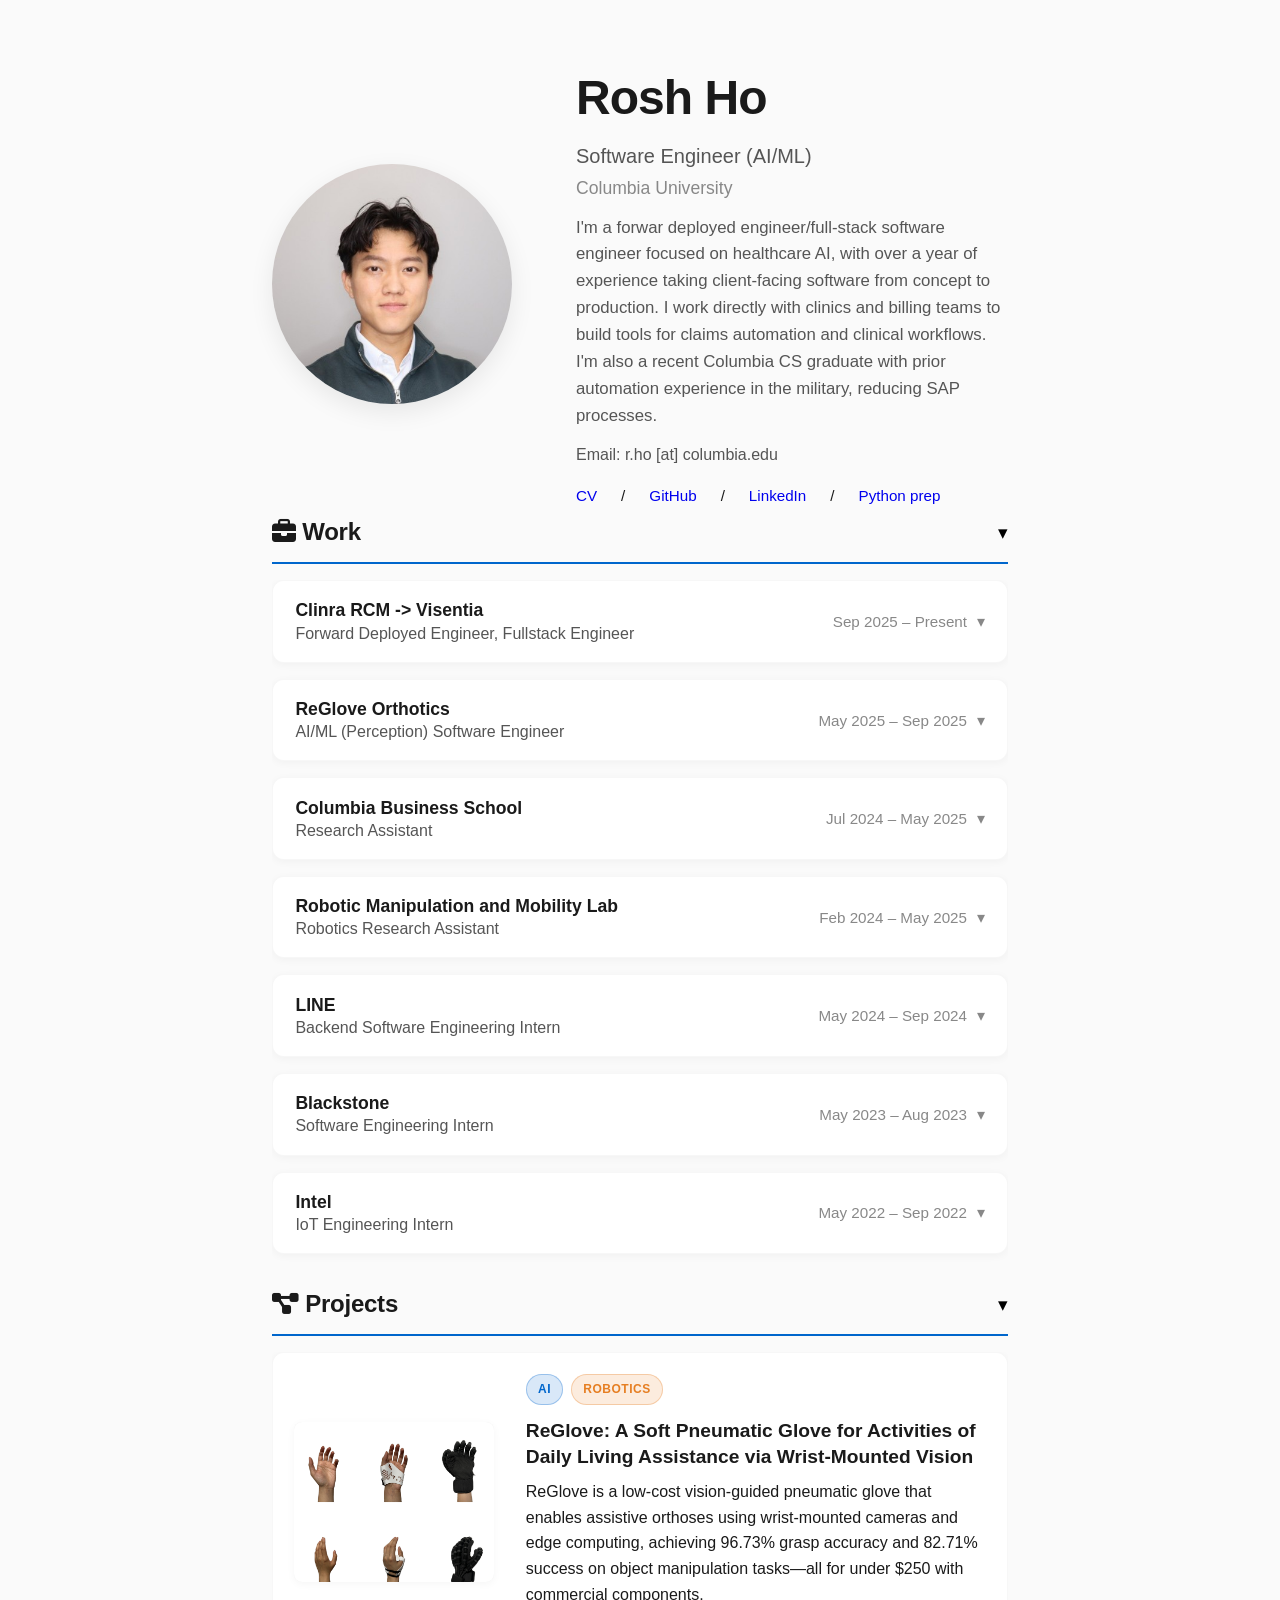
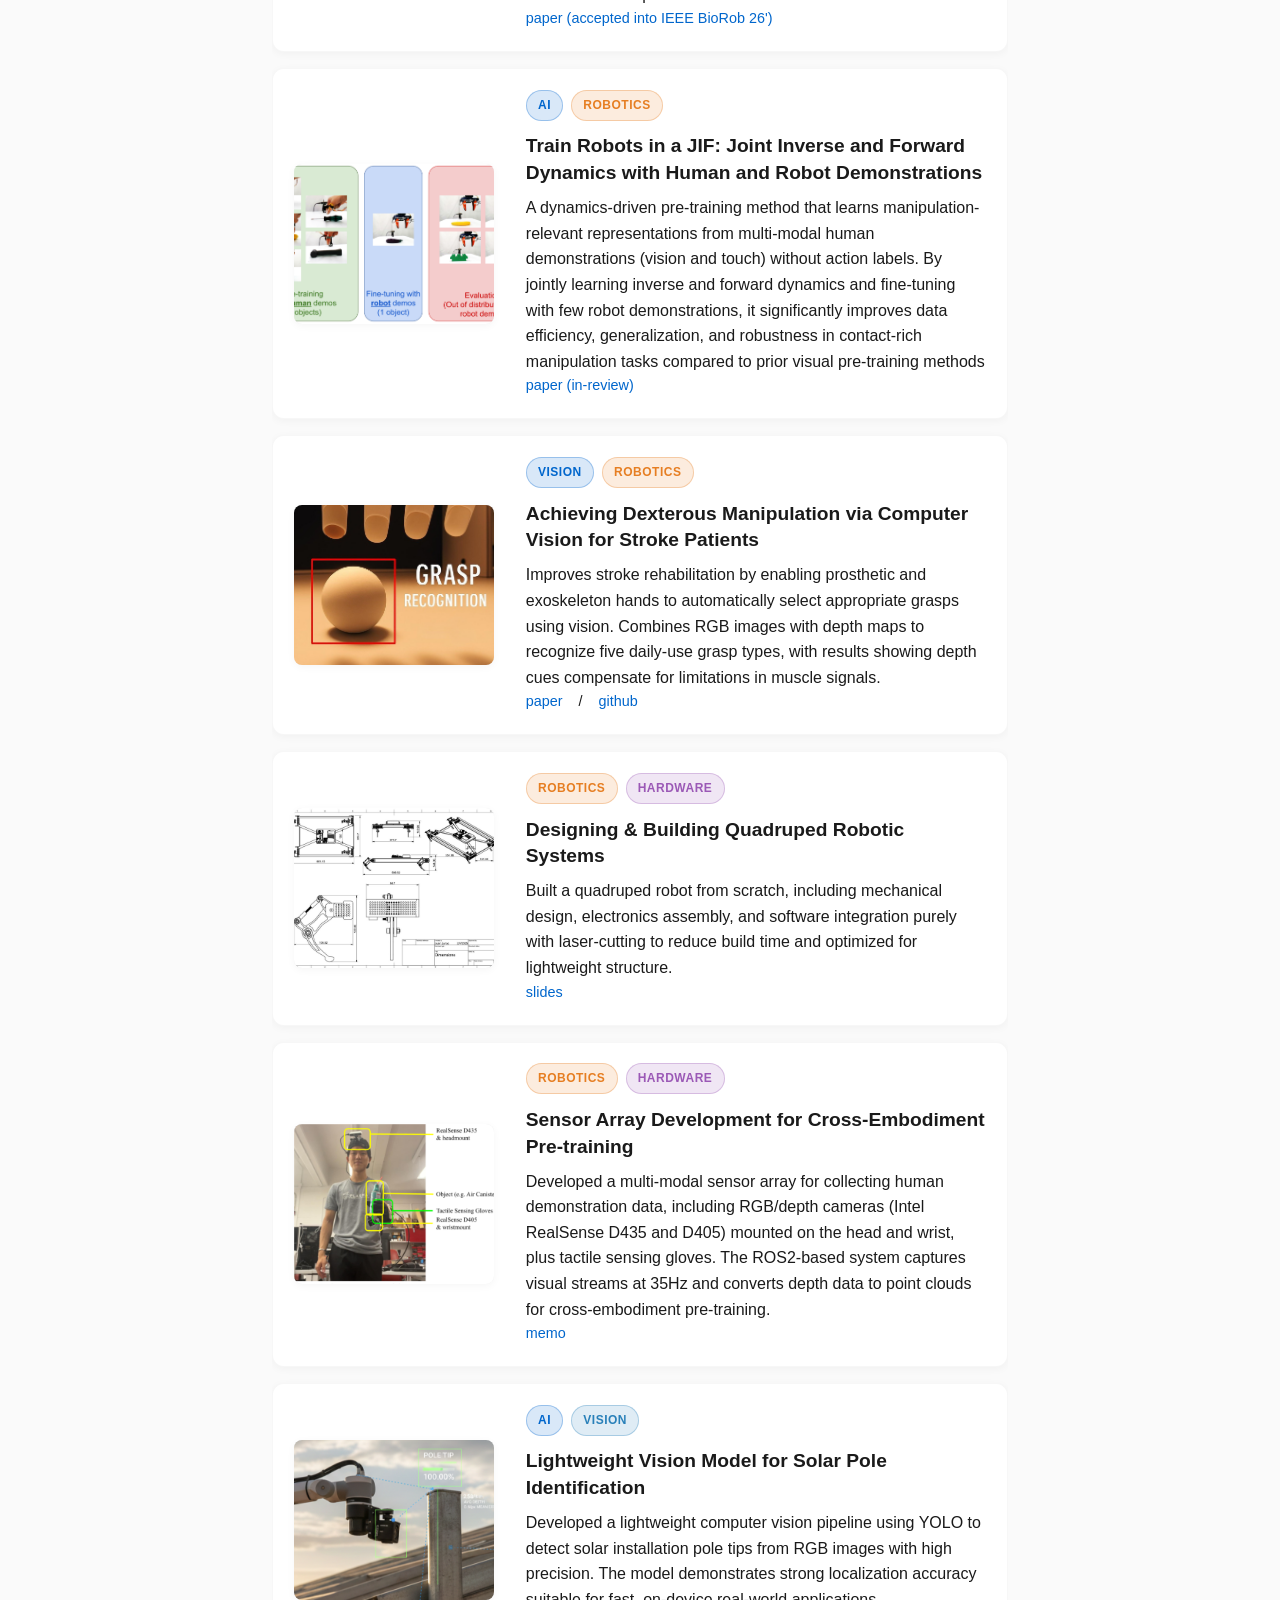
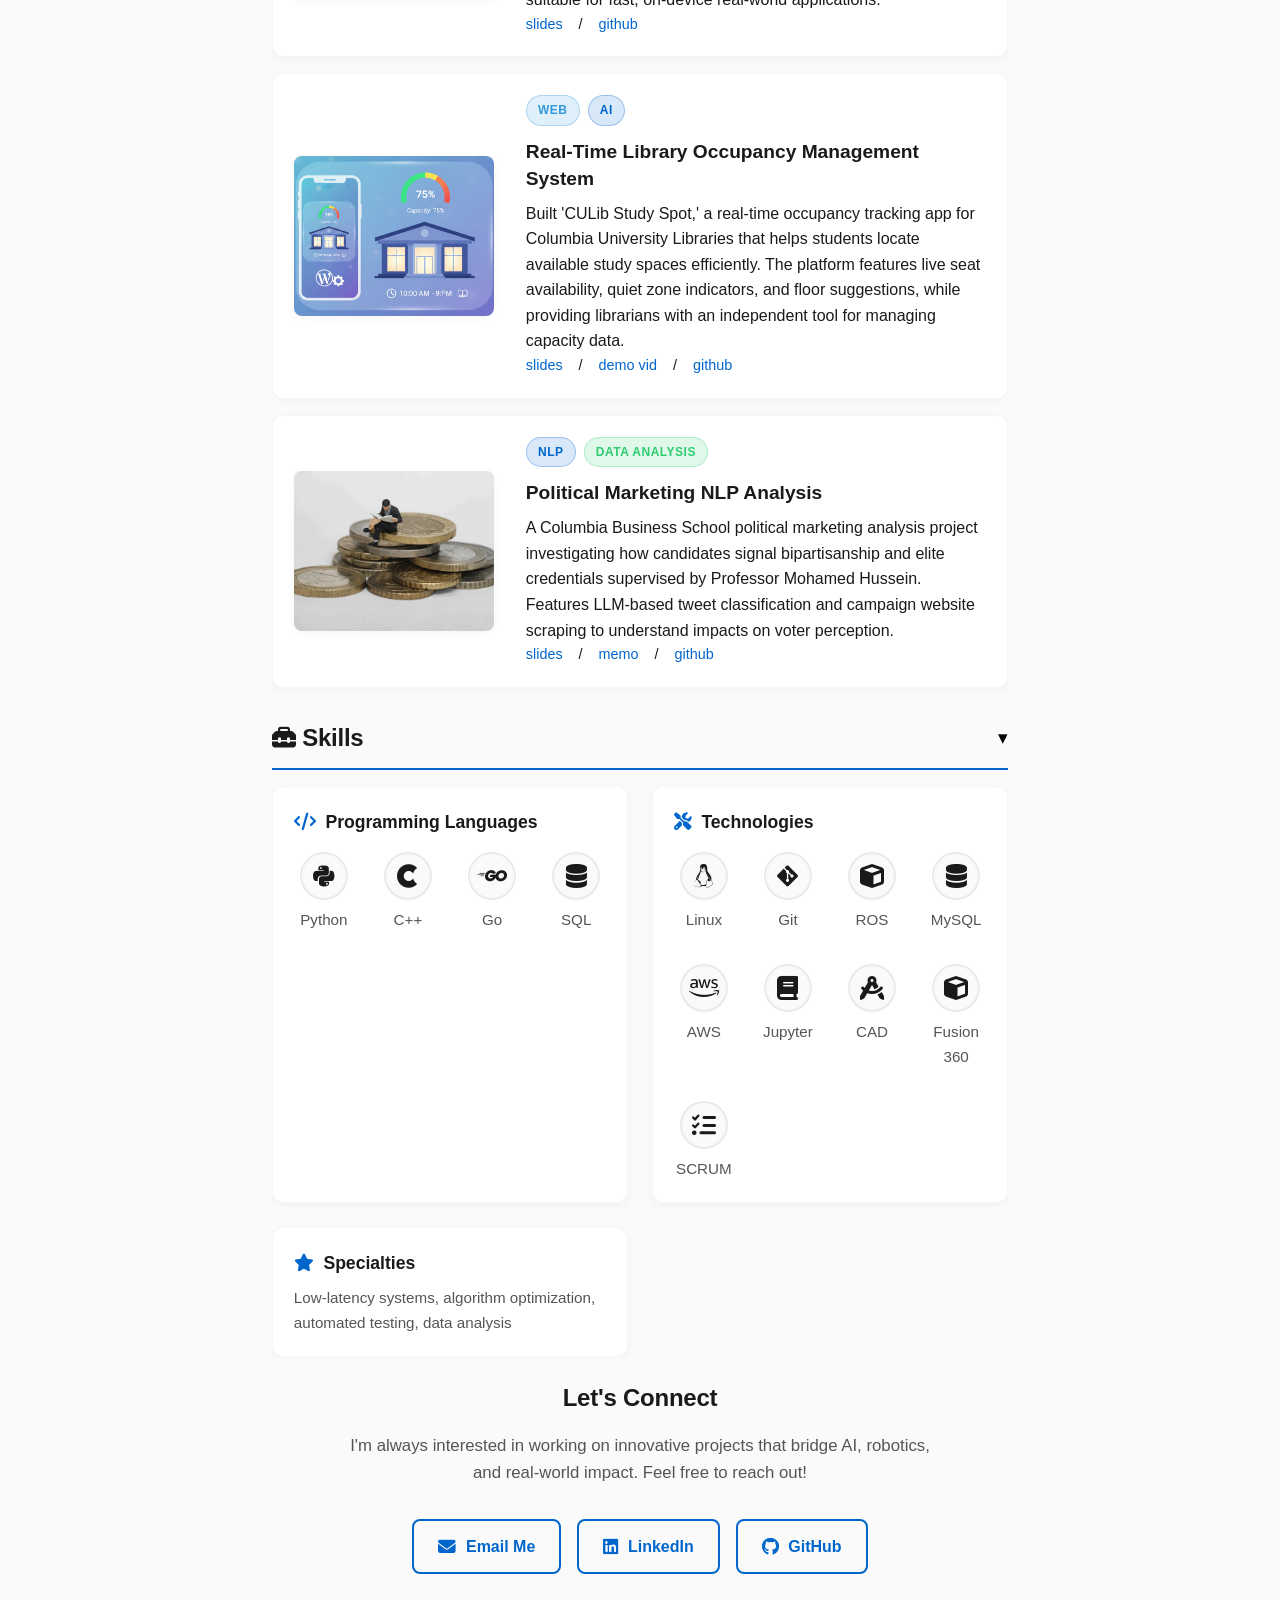
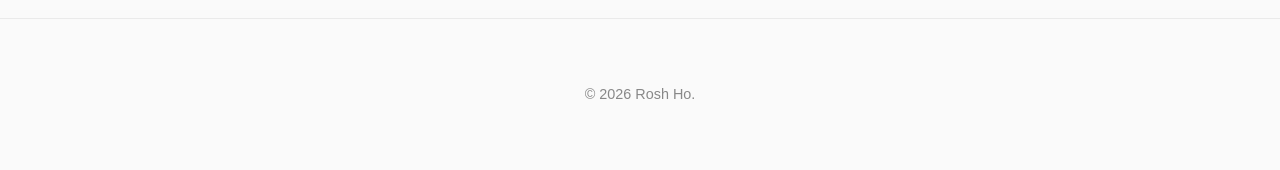
<file: index.html>
<!DOCTYPE html>
<html lang="en">
<head>
    <meta charset="UTF-8">
    <meta name="viewport" content="width=device-width, initial-scale=1.0">
    <meta name="description" content="Welcome to Rosh Ho's portfolio, featuring the latest AI, robotics, and software engineering projects, research, and publications.">
    <meta name="author" content="Rosh Ho">
    <meta name="date" content="2026-03-01" scheme="YYYY-MM-DD">
    <meta name="robots" content="index, follow">
    <meta property="og:type" content="website">
    <meta property="og:title" content="Rosh Ho | Portfolio">
    <meta property="og:description" content="Welcome to Rosh Ho's portfolio, featuring the latest AI, robotics, and software engineering projects, research, and publications.">
    <meta property="og:image" content="attachments/imgs/Rosh-Ho.jpg">
    <meta property="og:url" content="https://roshho.github.io/">
    <meta name="twitter:card" content="summary_large_image">
    <meta name="twitter:title" content="Rosh Ho | Portfolio">
    <meta name="twitter:description" content="Welcome to Rosh Ho's portfolio, featuring the latest AI, robotics, and software engineering projects, research, and publications.">
    <meta name="twitter:image" content="attachments/imgs/Rosh-Ho.jpg">
    <title>Rosh Ho</title>
    <link rel="icon" type="image/svg+xml" href="data:image/svg+xml,%3Csvg xmlns='http://www.w3.org/2000/svg' viewBox='0 0 64 64'%3E%3Ctext y='50' font-size='50'%3E%F0%9F%91%BE%3C/text%3E%3C/svg%3E">
    <link rel="stylesheet" href="https://cdnjs.cloudflare.com/ajax/libs/font-awesome/6.4.0/css/all.min.css">
    <link rel="stylesheet" href="styles.css">
</head>
<body>
	<!-- Todoo:
		- Add icon to browser tab
		- Make each section clickable and bring to the first link
		- add resume drop down section to the bottom or short resume section
		- Make sure it still looks good on half window
	-->
    <!-- Header / About Section -->
    <section class="header" id="about">
        <div class="container">
            <div class="profile-container">
                <div class="profile-image">
                    <!-- Replace with your own profile photo -->
                    <img src="attachments/imgs/Rosh-Ho.jpg" alt="Profile Photo of Rosh Ho">
                </div>
                <div class="profile-info">
                    <h1>Rosh Ho</h1>
                    <p class="title">Software Engineer (AI/ML)</p>
                    <p class="affiliation">Columbia University</p>
                    <p class="bio">
                        I'm a forwar deployed engineer/full-stack software engineer focused on healthcare AI, with over a year of experience taking client-facing software from concept to production.
                        I work directly with clinics and billing teams to build tools for claims automation and clinical workflows.
                        I'm also a recent Columbia CS graduate with prior automation experience in the military, reducing SAP processes.
                    </p>
					<p class="contact-email">
						Email: r.ho [at] columbia.edu
                    </p>
                    <div class="contact-links">
                        <!-- Update with your actual email -->
                        <!-- <a href="mailto:r.ho@columbia.edu">Email</a> / -->
                        <a href="attachments/pdf/Rosh-Ho-Columbia.pdf" target="_blank">CV</a> /
                        <a href="https://www.github.com/roshho">GitHub</a> /
                        <a href="https://www.linkedin.com/in/roshho/">LinkedIn</a> /
                        <a href="/python-prep/">Python prep</a>
                    </div>
                </div>
            </div>
        </div>
    </section>

    <!-- Resume Section -->
    <section class="resume collapsible-section" id="resume" data-expanded="true">
        <div class="container">
            <button class="section-header" type="button" aria-expanded="true">
                <h2><i class="fas fa-briefcase"></i> Work</h2>
                <span class="section-chevron" aria-hidden="true">▾</span>
            </button>
            <div class="section-content">

            <div class="resume-item" data-expanded="false">
                <button class="resume-summary" type="button" aria-expanded="false">
                    <div class="resume-summary-left">
                        <h3>Clinra RCM -> Visentia</h3>
                        <p class="job-title">Forward Deployed Engineer, Fullstack Engineer</p>
                    </div>
                    <div class="resume-summary-right">
                        <span class="date-range">Sep 2025 – Present</span>
                        <span class="chevron" aria-hidden="true">▾</span>
                    </div>
                </button>
                <div class="resume-details" hidden>
                    <ul>
                        <li>Clinra's denial appeal system was acquired by and integrated into Visentia, expanding the product from revenue cycle management (RCM) for claim denials and DRG downgrades to an agentic EMR platform for ophthalmology</li>
                        <li>Building an agentic system to navigate and operate Medisoft, a legacy billing application, automating claim lookup, status checks, and billing workflows without native API support while retaining human-in-the-loop approval</li>
                        <li>Building an agentic EMR platform with independent, composable scheduling, documentation, and billing agents coordinated through a shared orchestration layer</li>
                        <li>Built a two-stage Medicare claim denial prediction pipeline using XGBoost and a deterministic rules engine over CMS claims data, achieving 74% PR-AUC and reducing avoidable denials by 18% across a 12-provider pilot</li>
                        <li>Engineered a RAG appeal generation system using DeepSeek over CMS LCD/NCD policies, with a model-agnostic agent architecture, swappable LLM backends, and prompt guardrails, reducing drafting time by 40% across a 3-clinic pilot</li>
                        <li>Built role-based React/Next.js dashboards for physicians and RCM analysts with real-time denial risk visualizations using Recharts and D3.js</li>
                        <li>Architected an end-to-end AWS pipeline for OCR ingestion, relational schema design, S3 archival, and Lambda orchestration, creating an auditable data foundation for claims and appeals workflows</li>
                        <li>Serve as the primary client liaison for two midsize ophthalmology clinics and one billing firm, working closely with clients to develop features and automate their workflows</li>
                        <li>Led client acquisition efforts at Clinra before the Visentia merger, engaging small and midsize clinics to streamline in-house billing and securing two successful pilots</li>
                    </ul>
                </div>
            </div>

            <div class="resume-item" data-expanded="false">
                <button class="resume-summary" type="button" aria-expanded="false">
                    <div class="resume-summary-left">
                        <h3>ReGlove Orthotics</h3>
                        <p class="job-title">AI/ML (Perception) Software Engineer</p>
                    </div>
                    <div class="resume-summary-right">
                        <span class="date-range">May 2025 – Sep 2025</span>
                        <span class="chevron" aria-hidden="true">▾</span>
                    </div>
                </button>
                <div class="resume-details" hidden>
                    <ul>
                        <li>Improved picking accuracy by 23% by developing a custom computer-vision architecture with channel separation for RGB-D depth processing and expanding the training dataset</li>
                        <li>Reduced labeling costs by $5,000 and accelerated turnaround time by developing a custom data-labeling wearable device</li>
                    </ul>
                </div>
            </div>

            <div class="resume-item" data-expanded="false">
                <button class="resume-summary" type="button" aria-expanded="false">
                    <div class="resume-summary-left">
                        <h3>Columbia Business School</h3>
                        <p class="job-title">Research Assistant</p>
                    </div>
                    <div class="resume-summary-right">
                        <span class="date-range">Jul 2024 – May 2025</span>
                        <span class="chevron" aria-hidden="true">▾</span>
                    </div>
                </button>
                <div class="resume-details" hidden>
                    <ul>
                        <li>Built production NLP pipeline processing 500K+ campaign messages daily using Python, spaCy, and AWS Lambda</li>
                        <li>Fine-tuned BERT models for political sentiment classification, achieving 15% accuracy improvement over baseline</li>
                    </ul>
                </div>
            </div>

            <div class="resume-item" data-expanded="false">
                <button class="resume-summary" type="button" aria-expanded="false">
                    <div class="resume-summary-left">
                        <h3>Robotic Manipulation and Mobility Lab</h3>
                        <p class="job-title">Robotics Research Assistant</p>
                    </div>
                    <div class="resume-summary-right">
                        <span class="date-range">Feb 2024 – May 2025</span>
                        <span class="chevron" aria-hidden="true">▾</span>
                    </div>
                </button>
                <div class="resume-details" hidden>
                    <ul>
                        <li>Developed robotics control modules in C++ and Python within ROS/Linux environment to translate human grasping patterns into real-time autonomous manipulation routines</li>
                        <li>Built modular data-collection systems that reduced preprocessing time by 40%, streamlining the mapping of human grasping patterns to robotic actuation</li>
                    </ul>
                </div>
            </div>

            <div class="resume-item" data-expanded="false">
                <button class="resume-summary" type="button" aria-expanded="false">
                    <div class="resume-summary-left">
                        <h3>LINE</h3>
                        <p class="job-title">Backend Software Engineering Intern</p>
                    </div>
                    <div class="resume-summary-right">
                        <span class="date-range">May 2024 – Sep 2024</span>
                        <span class="chevron" aria-hidden="true">▾</span>
                    </div>
                </button>
                <div class="resume-details" hidden>
                    <ul>
                        <li>Engineered high-performance backend for dynamic ad placement on streaming platforms using Go, AWS, and MySQL, reducing request latency by 23% in a latency-sensitive production environment</li>
                        <li>Designed and implemented automated unit-testing pipeline in Go, improving API reliability and scalability for a system serving millions of daily requests</li>
                    </ul>
                </div>
            </div>

            <div class="resume-item" data-expanded="false">
                <button class="resume-summary" type="button" aria-expanded="false">
                    <div class="resume-summary-left">
                        <h3>Blackstone</h3>
                        <p class="job-title">Software Engineering Intern</p>
                    </div>
                    <div class="resume-summary-right">
                        <span class="date-range">May 2023 – Aug 2023</span>
                        <span class="chevron" aria-hidden="true">▾</span>
                    </div>
                </button>
                <div class="resume-details" hidden>
                    <ul>
                        <li>Built a Python-based monitoring pipeline for simulated data center systems, applying AI-driven anomaly detection to sensor data (temperature, power, throughput)</li>
                        <li>Deployed results to a Grafana dashboard with Prometheus and automated weekly reporting using Airflow, improving operational insights and reducing manual analysis</li>
                    </ul>
                </div>
            </div>

            <div class="resume-item" data-expanded="false">
                <button class="resume-summary" type="button" aria-expanded="false">
                    <div class="resume-summary-left">
                        <h3>Intel</h3>
                        <p class="job-title">IoT Engineering Intern</p>
                    </div>
                    <div class="resume-summary-right">
                        <span class="date-range">May 2022 – Sep 2022</span>
                        <span class="chevron" aria-hidden="true">▾</span>
                    </div>
                </button>
                <div class="resume-details" hidden>
                    <ul>
                        <li>Deployed IoT-enabled streetlights, driving energy savings and cost reductions</li>
                        <li>Configured Intel hardware for Computex 2018 demos, showcasing advanced IoT solutions globally</li>
                    </ul>
                </div>
            </div>

            </div>
        </div>
    </section>

    <!-- Projects Section -->
    <section class="projects collapsible-section" id="projects" data-expanded="true">
        <div class="container">
            <button class="section-header" type="button" aria-expanded="true">
                <h2><i class="fas fa-diagram-project"></i> Projects</h2>
                <span class="section-chevron" aria-hidden="true">▾</span>
            </button>
            <div class="section-content">
            <div class="project" data-link="attachments/pdf/reglove-IEEE.pdf">
                <div class="project-image">
                    <img src="attachments/imgs/hand-brace-glove.jpg" alt="Variations of hardware braces for stroke rehab">
                </div>
                <div class="project-content">
                    <div class="project-badges">
                        <span class="badge badge-ai">AI</span>
                        <span class="badge badge-robotics">Robotics</span>
                    </div>
                    <h3> ReGlove: A Soft Pneumatic Glove for Activities of Daily Living Assistance via Wrist-Mounted Vision
					</h3>
					<p>
						ReGlove is a low-cost vision-guided pneumatic glove that enables assistive orthoses using wrist-mounted cameras and edge computing, achieving 96.73% grasp accuracy and 82.71% success on object manipulation tasks—all for under $250 with commercial components.
					</p>
                    <div class="project-links">
						<a href="attachments/pdf/reglove-IEEE.pdf">paper (accepted into IEEE BioRob 26')</a>
                    </div>
                </div>
            </div>

            <div class="project" data-link="attachments/pdf/JIF.pdf">
                <div class="project-image">
                    <img src="attachments/imgs/JIF.png" alt="Diagram of JIF framework for robot learning from human demonstrations">
                </div>
                <div class="project-content">
                    <div class="project-badges">
                        <span class="badge badge-ai">AI</span>
                        <span class="badge badge-robotics">Robotics</span>
                    </div>
                    <h3> Train Robots in a JIF: Joint Inverse and Forward Dynamics with Human and Robot Demonstrations
					</h3>
					<p>
						A dynamics-driven pre-training method that learns manipulation-relevant representations from multi-modal human demonstrations (vision and touch) without action labels. By jointly learning inverse and forward dynamics and fine-tuning with few robot demonstrations, it significantly improves data efficiency, generalization, and robustness in contact-rich manipulation tasks compared to prior visual pre-training methods
					</p>
                    <div class="project-links">
						<a href="attachments/pdf/JIF.pdf">paper (in-review)</a>
                    </div>
                </div>
            </div>

            <div class="project" data-link="attachments/pdf/grasp-mapping-CV.pdf">
				<div class="project-image">
					<img src="attachments/imgs/grasp-example.jpeg" alt="Robotic hand hovering above object with grasp identified">
				</div>
				<div class="project-content">
					<div class="project-badges">
						<span class="badge badge-ai">Vision</span>
						<span class="badge badge-robotics">Robotics</span>
					</div>
					<h3>Achieving Dexterous Manipulation via Computer Vision for Stroke Patients</h3>
					<p>
						Improves stroke rehabilitation by enabling prosthetic and exoskeleton hands to automatically select appropriate grasps using vision. Combines RGB images with depth maps to recognize five daily-use grasp types, with results showing depth cues compensate for limitations in muscle signals.
					</p>
					<div class="project-links">
						<a href="attachments/pdf/grasp-mapping-CV.pdf">paper</a> /
						<a href="github.com/roshho/Depth-Aware-Grasp-Classification">github</a>
					</div>
				</div>
			</div>

            <div class="project" data-link="attachments/pdf/robotics-spot.pdf">
                <div class="project-image">
                    <img src="attachments/imgs/robot-dog-schematics.png" alt="Robot dog schematics">
                </div>
                <div class="project-content">
                    <div class="project-badges">
                        <span class="badge badge-robotics">Robotics</span>
                        <span class="badge badge-hardware">Hardware</span>
                    </div>
                    <h3> Designing & Building Quadruped Robotic Systems
					</h3>
					<p>
						Built a quadruped robot from scratch, including mechanical design, electronics assembly, and software integration purely with laser-cutting to reduce build time and optimized for lightweight structure.
					</p>
                    <div class="project-links">
						<a href="attachments/pdf/robotics-spot.pdf">slides</a>
                    </div>
                </div>
            </div>

            <div class="project" data-link="attachments/pdf/ROAM-lab-memo.pdf">
                <div class="project-image">
                    <img src="attachments/imgs/Screenshot 2025-12-12 005014.png" alt="Image of data collection setup with depth camera headmounted and glove for data collection">
                </div>
                <div class="project-content">
                    <div class="project-badges">
                        <span class="badge badge-robotics">Robotics</span>
                        <span class="badge badge-hardware">Hardware</span>
                    </div>
                    <h3> Sensor Array Development for Cross-Embodiment Pre-training
					</h3>
                    <p>
						Developed a multi-modal sensor array for collecting human demonstration data, including RGB/depth cameras (Intel RealSense D435 and D405) mounted on the head and wrist, plus tactile sensing gloves. The ROS2-based system captures visual streams at 35Hz and converts depth data to point clouds for cross-embodiment pre-training.
                    </p>
                    <div class="project-links">
						<a href="attachments/pdf/ROAM-lab-memo.pdf">memo</a>
                    </div>
                </div>
            </div>

            <div class="project" data-link="attachments/pdf/davis-mecha.pdf">
                <div class="project-image">
                    <img src="attachments/imgs/solar-installation.png" alt="Camera identifying insertion point of modular solar panel for insallation">
                </div>
                <div class="project-content">
                    <div class="project-badges">
                        <span class="badge badge-ai">AI</span>
                        <span class="badge badge-vision">Vision</span>
                    </div>
                    <h3> Lightweight Vision Model for Solar Pole Identification
					</h3>
                    <p>
						Developed a lightweight computer vision pipeline using YOLO to detect solar installation pole tips from RGB images with high precision. The model demonstrates strong localization accuracy suitable for fast, on-device real-world applications.
                    </p>
                    <div class="project-links">
						<a href="attachments/pdf/davis-mecha.pdf">slides</a> /
                        <a href="https://github.com/roshho/solar-panel-pole-tip-detection">github</a>
                    </div>
                </div>
            </div>

            <div class="project" data-link="attachments/pdf/CULib.pdf">
                <div class="project-image">
                    <img src="attachments/imgs/library-capacity.png" alt="Library Capacity Website Case Study">
                </div>
                <div class="project-content">
                    <div class="project-badges">
                        <span class="badge badge-web">Web</span>
                        <span class="badge badge-ai">AI</span>
                    </div>
                    <h3> Real-Time Library Occupancy Management System
					</h3>
                    <p>
						Built 'CULib Study Spot,' a real-time occupancy tracking app for Columbia University Libraries that helps students locate available study spaces efficiently. The platform features live seat availability, quiet zone indicators, and floor suggestions, while providing librarians with an independent tool for managing capacity data.
                    </p>
                    <div class="project-links">
						<a href="attachments/pdf/CULib.pdf">slides</a> /
						<a href="https://youtu.be/4l-oOLacSHw">demo vid</a> /
                        <a href="https://github.com/roshho/CU-at-Lib">github</a>
                    </div>
                </div>
            </div>

            <div class="project" data-link="attachments/pdf/CBS/CBS-final-presentation.pdf">
				<div class="project-image">
                    <img src="attachments/imgs/man-sitting-on-coins.png" alt="Miniature man sitting on coins">
                </div>
                <div class="project-content">
                    <div class="project-badges">
                        <span class="badge badge-ai">NLP</span>
                        <span class="badge badge-data">Data Analysis</span>
                    </div>
                    <h3>Political Marketing NLP Analysis</h3>
                    <p>
                        A Columbia Business School political marketing analysis project investigating how candidates signal bipartisanship and elite credentials supervised by Professor Mohamed Hussein. Features LLM-based tweet classification and campaign website scraping to understand impacts on voter perception. 
                    </p>
                    <div class="project-links">
                        <a href="attachments/pdf/CBS/CBS-final-presentation.pdf">slides</a> /
						<a href="attachments/pdf/CBS/CBS-memo.pdf">memo</a> /
                        <a href="https://github.com/roshho/political-marketing-analysis">github</a>
                    </div>
                </div>
            </div>


            </div>
        </div>
    </section>

    <!-- Skills Section -->
    <section class="skills collapsible-section" id="skills" data-expanded="true">
        <div class="container">
            <button class="section-header" type="button" aria-expanded="true">
                <h2><i class="fas fa-toolbox"></i> Skills</h2>
                <span class="section-chevron" aria-hidden="true">▾</span>
            </button>
            <div class="section-content">
            <div class="skills-grid">
                <div class="skill-category">
                    <h3><i class="fas fa-code"></i> Programming Languages</h3>
                    <div class="skill-icons">
                        <div class="skill-icon-wrapper">
                            <span class="skill-icon" title="Python"><i class="fab fa-python"></i></span>
                            <p class="skill-label">Python</p>
                        </div>
                        <div class="skill-icon-wrapper">
                            <span class="skill-icon" title="C++"><i class="fab fa-cuttlefish"></i></span>
                            <p class="skill-label">C++</p>
                        </div>
                        <div class="skill-icon-wrapper">
                            <span class="skill-icon" title="Go"><i class="fab fa-golang"></i></span>
                            <p class="skill-label">Go</p>
                        </div>
                        <div class="skill-icon-wrapper">
                            <span class="skill-icon" title="SQL"><i class="fas fa-database"></i></span>
                            <p class="skill-label">SQL</p>
                        </div>
                    </div>
                </div>
                <div class="skill-category">
                    <h3><i class="fas fa-tools"></i> Technologies</h3>
                    <div class="skill-icons">
                        <div class="skill-icon-wrapper">
                            <span class="skill-icon" title="Linux"><i class="fab fa-linux"></i></span>
                            <p class="skill-label">Linux</p>
                        </div>
                        <div class="skill-icon-wrapper">
                            <span class="skill-icon" title="Git"><i class="fab fa-git-alt"></i></span>
                            <p class="skill-label">Git</p>
                        </div>
                        <div class="skill-icon-wrapper">
                            <span class="skill-icon" title="ROS"><i class="fas fa-cube"></i></span>
                            <p class="skill-label">ROS</p>
                        </div>
                        <div class="skill-icon-wrapper">
                            <span class="skill-icon" title="MySQL"><i class="fas fa-database"></i></span>
                            <p class="skill-label">MySQL</p>
                        </div>
                        <div class="skill-icon-wrapper">
                            <span class="skill-icon" title="AWS"><i class="fab fa-aws"></i></span>
                            <p class="skill-label">AWS</p>
                        </div>
                        <div class="skill-icon-wrapper">
                            <span class="skill-icon" title="Jupyter"><i class="fas fa-book"></i></span>
                            <p class="skill-label">Jupyter</p>
                        </div>
                        <div class="skill-icon-wrapper">
                            <span class="skill-icon" title="CAD"><i class="fas fa-drafting-compass"></i></span>
                            <p class="skill-label">CAD</p>
                        </div>
                        <div class="skill-icon-wrapper">
                            <span class="skill-icon" title="Fusion 360"><i class="fas fa-cube"></i></span>
                            <p class="skill-label">Fusion 360</p>
                        </div>
                        <div class="skill-icon-wrapper">
                            <span class="skill-icon" title="SCRUM"><i class="fas fa-tasks"></i></span>
                            <p class="skill-label">SCRUM</p>
                        </div>
                    </div>
                </div>
                <div class="skill-category">
                    <h3><i class="fas fa-star"></i> Specialties</h3>
                    <p>Low-latency systems, algorithm optimization, automated testing, data analysis</p>
                </div>
            </div>
            </div>
        </div>
    </section>

    <!-- Contact Section -->
    <section class="contact" id="contact">
        <div class="container">
            <div class="contact-content">
                <h2>Let's Connect</h2>
                <p>I'm always interested in working on innovative projects that bridge AI, robotics, and real-world impact. Feel free to reach out!</p>
                <div class="contact-links-cta">
                    <a href="mailto:r.ho@columbia.edu" class="cta-button cta-secondary">
                        <i class="fas fa-envelope"></i> Email Me
                    </a>
                    <a href="https://www.linkedin.com/in/roshho/" target="_blank" class="cta-button cta-secondary">
                        <i class="fab fa-linkedin"></i> LinkedIn
                    </a>
                    <a href="https://www.github.com/roshho" target="_blank" class="cta-button cta-secondary">
                        <i class="fab fa-github"></i> GitHub
                    </a>
                </div>
            </div>
        </div>
    </section>

    <!-- Footer -->
    <footer>
        <div class="container">
            <p>© 2026 Rosh Ho.</p>
        </div>
    </footer>

    <script src="script.js"></script>
</body>
</html>
</file>
<file: styles.css>
/* Reset and Base Styles */
* {
    margin: 0;
    padding: 0;
    box-sizing: border-box;
}

img {
    max-width: 100%;
    height: auto;
    display: block;
}

:root {
    --bg-color: #fafafa;           /* Slightly off-white for depth */
    --card-bg: #ffffff;            /* Pure white for cards */
    --text-primary: #1a1a1a;       /* Darker, sharper text */
    --text-secondary: #555555;     /* Softer secondary text */
    --text-light: #888888;         /* Meta text */
    --accent-color: #0066cc;       /* Vibrant professional blue */
    --border-color: #eaeaea;       /* Subtle borders */
    --shadow-sm: 0 2px 8px rgba(0,0,0,0.04);
    --shadow-md: 0 8px 24px rgba(0,0,0,0.08);
    --transition-base: all 0.3s cubic-bezier(0.25, 0.8, 0.25, 1);
}

html {
    scroll-behavior: smooth;
}

body {
    font-family: -apple-system, BlinkMacSystemFont, 'Segoe UI', Roboto, 'Helvetica Neue', Arial, sans-serif;
    line-height: 1.6;
    color: var(--text-primary);
    background: var(--bg-color);
    font-size: 16px;
    -webkit-font-smoothing: antialiased;
    -moz-osx-font-smoothing: grayscale;
}

.container {
    max-width: 800px; /* Slightly narrower for better readability */
    margin: 0 auto;
    padding: 0 2rem;
}

/* Animations */
@keyframes fadeInUp {
    from {
        opacity: 0;
        transform: translateY(20px);
    }
    to {
        opacity: 1;
        transform: translateY(0);
    }
}

.fade-in {
    animation: fadeInUp 0.8s cubic-bezier(0.2, 0.8, 0.2, 1) forwards;
    opacity: 0; /* Start hidden */
}

/* Stagger animations for sections */
.header { animation-delay: 0.1s; }
.publications { animation-delay: 0.3s; }
.projects { animation-delay: 0.5s; }
.news { animation-delay: 0.7s; }

/* Header / About Section */
.header {
    padding: 60px 0 0px;
    background: var(--bg-color);
}

.profile-container {
    display: flex;
    gap: 4rem;
    align-items: center;
}

.profile-image {
    flex-shrink: 0;
    position: relative;
}

.profile-image img {
    width: 240px;
    height: 240px;
    border-radius: 50%;
    object-fit: cover;
    box-shadow: var(--shadow-md);
    transition: var(--transition-base);
}

.profile-image img:hover {
    transform: scale(1.05);
    box-shadow: 0 12px 30px rgba(0,0,0,0.12);
}

.profile-info {
    flex: 1;
}

.profile-info h1 {
    font-size: 3rem;
    font-weight: 700;
    margin-bottom: 0.2rem;
    color: var(--text-primary);
    letter-spacing: -0.02em;
}

.profile-info .title {
    font-size: 1.25rem;
    color: var(--text-secondary);
    margin-bottom: 0.1rem;
    font-weight: 500;
}

.profile-info .affiliation {
    font-size: 1.1rem;
    color: var(--text-light);
    margin-bottom: 0.8rem;
}

.profile-info .bio {
    font-size: 1.05rem;
    line-height: 1.6;
    color: var(--text-secondary);
    margin-bottom: 0.8rem;
    max-width: 600px;
}

.profile-info .contact-email {
    font-size: 1rem;
    color: var(--text-secondary);
    margin-bottom: 1rem;
}

.contact-links {
    display: flex;
    flex-wrap: wrap;
    gap: 1.5rem;
    font-size: 0.95rem;
    font-weight: 500;
}

.contact-links a {
    /* color: var(--text-primary); */
    text-decoration: none;
    position: relative;
    transition: var(--transition-base);
}

.contact-links a::after {
    content: '';
    position: absolute;
    width: 100%;
    height: 1px;
    bottom: -2px;
    left: 0;
    background-color: var(--text-primary);
    transform: scaleX(0);
    transform-origin: bottom right;
    transition: transform 0.3s ease-out;
}

.contact-links a:hover::after {
    transform: scaleX(1);
    transform-origin: bottom left;
}

.contact-links a:hover {
    color: var(--accent-color);
}

.contact-links a:hover::after {
    background-color: var(--accent-color);
}


/* Section Styles */
section {
    padding: 10px 0;
}

section h2 {
    font-size: 1.5rem;
    font-weight: 600;
    margin-bottom: 0.7rem;
    color: var(--text-primary);
    letter-spacing: -0.01em;
    position: relative;
    display: inline-block;
}

/* Collapsible Sections */
.collapsible-section {
    transition: var(--transition-base);
}

.section-header {
    width: 100%;
    background: transparent;
    border: none;
    padding: 0 0 1rem 0;
    display: flex;
    align-items: center;
    justify-content: space-between;
    gap: 1rem;
    cursor: pointer;
    text-align: left;
    font-family: inherit;
    margin-bottom: 1rem;
    border-bottom: 2px solid var(--accent-color);
    transition: var(--transition-base);
}

.section-header:hover {
    padding-left: 0.5rem;
}

.section-header:focus {
    outline: 2px solid var(--accent-color);
    outline-offset: 2px;
}

.section-header h2 {
    margin-bottom: 0;
}

.section-chevron {
    font-size: 1.2rem;
    flex-shrink: 0;
    transition: transform 0.3s ease;
}

.collapsible-section[data-expanded="false"] .section-chevron {
    transform: rotate(-90deg);
}

.section-content {
    overflow: hidden;
    transition: all 0.3s ease;
}

.collapsible-section[data-expanded="false"] .section-content {
    display: none;
}

/* Card Styles for Publications & Projects */
.publication, .project {
    background: var(--card-bg);
    padding: 1.3rem;
    border-radius: 12px;
    margin-bottom: 1rem;
    box-shadow: var(--shadow-sm);
    border: 1px solid rgba(0,0,0,0.03);
    transition: var(--transition-base);
}

.publication:hover, .project:hover {
    transform: translateY(-4px);
    box-shadow: var(--shadow-md);
}

.pub-title, .project h3 {
    font-size: 1.2rem;
    font-weight: 600;
    color: var(--text-primary);
    margin-bottom: 0.5rem;
    line-height: 1.4;
}

.pub-authors {
    font-size: 1rem;
    color: var(--text-secondary);
    margin-bottom: 0.5rem;
}

.pub-venue {
    font-size: 0.9rem;
    color: var(--text-light);
    font-style: italic;
    margin-bottom: 1rem;
    display: inline-block;
    background: #f0f0f0;
    padding: 2px 8px;
    border-radius: 4px;
}

.pub-links, .project-links {
    font-size: 0.9rem;
    display: flex;
    gap: 1rem;
}

.pub-links a, .project-links a {
    color: var(--accent-color);
    text-decoration: none;
    font-weight: 500;
    transition: opacity 0.2s;
}

.pub-links a:hover, .project-links a:hover {
    opacity: 0.7;
    text-decoration: none;
}

/* News Section */
.news-list {
    list-style: none;
}

.news-list li {
    margin-bottom: 1rem;
    font-size: 1rem;
    color: var(--text-secondary);
    display: flex;
    gap: 1rem;
}

.news-list li strong {
    color: var(--text-primary);
    min-width: 100px;
}

/* Footer */
footer {
    padding: 4rem 0;
    text-align: center;
    color: var(--text-light);
    font-size: 0.9rem;
    border-top: 1px solid var(--border-color);
    margin-top: 2rem;
}

/* Contact Section */
.contact {
    padding: 0.75rem 0;
    margin: 0;
}

.contact-content {
    text-align: center;
}

.contact-content h2 {
    color: var(--text-primary);
    margin-bottom: 1rem;
}

.contact-content p {
    font-size: 1.05rem;
    color: var(--text-secondary);
    margin-bottom: 2rem;
    max-width: 600px;
    margin-left: auto;
    margin-right: auto;
}

.contact-links-cta {
    display: flex;
    gap: 1rem;
    justify-content: center;
    flex-wrap: wrap;
}

.cta-button {
    display: inline-flex;
    align-items: center;
    gap: 0.6rem;
    padding: 0.8rem 1.5rem;
    background: var(--accent-color);
    color: white;
    text-decoration: none;
    border-radius: 8px;
    font-weight: 600;
    transition: var(--transition-base);
    border: 2px solid var(--accent-color);
}

.cta-button:hover {
    transform: translateY(-2px);
    box-shadow: 0 8px 20px rgba(0, 102, 204, 0.3);
}

.cta-button i {
    font-size: 1.1rem;
}

.cta-secondary {
    background: transparent;
    color: var(--accent-color);
}

.cta-secondary:hover {
    background: var(--accent-color);
    color: white;
}

/* Responsive Design */
@media (max-width: 768px) {
    .header {
        padding: 60px 0 40px;
    }

    .profile-container {
        flex-direction: column;
        gap: 2rem;
        text-align: center;
    }

    .profile-info h1 {
        font-size: 2.5rem;
    }

    .contact-links {
        justify-content: center;
    }
    
    .profile-info .bio {
        margin: 0 auto 2rem;
    }
}

/* Scroll Animation Classes */
.reveal-on-scroll {
    opacity: 0;
    transform: translateY(30px);
    transition: all 0.8s cubic-bezier(0.2, 0.8, 0.2, 1);
}

.reveal-on-scroll.is-visible {
    opacity: 1;
    transform: translateY(0);
}


/* Project Specific Styles */
.project {
    display: flex;
    gap: 2rem;
    align-items: center;
    cursor: pointer;
    transition: var(--transition-base);
}

.project:hover {
    transform: translateY(-6px);
}

.project:focus {
    outline: 2px solid var(--accent-color);
    outline-offset: 2px;
}

.project-image {
	width: 200px;
    min-width: 200px;
    max-width: 200px;
	height: 160px;   /* Fixed height - maintains 5:4 ratio */
	border-radius: 8px;
	overflow: hidden;
	box-shadow: var(--shadow-sm);
	background-color: #f0f0f0; /* Placeholder background */
}

.project-image img {
	width: 100%;
	height: 100%;
	object-fit: cover; /* Crop to fit */
	transition: transform 0.5s ease;
}

.project:hover .project-image img {
	transform: scale(1.08); /* Enhanced zoom on hover */
}

.project-content {
    flex: 1;
}

/* Project Badges */
.project-badges {
    display: flex;
    gap: 0.5rem;
    margin-bottom: 0.8rem;
    flex-wrap: wrap;
}

.badge {
    display: inline-block;
    padding: 0.3rem 0.7rem;
    border-radius: 20px;
    font-size: 0.75rem;
    font-weight: 600;
    text-transform: uppercase;
    letter-spacing: 0.5px;
}

.badge-ai {
    background: rgba(0, 102, 204, 0.15);
    color: #0066cc;
    border: 1px solid rgba(0, 102, 204, 0.3);
}

.badge-robotics {
    background: rgba(230, 126, 34, 0.15);
    color: #e67e22;
    border: 1px solid rgba(230, 126, 34, 0.3);
}

.badge-hardware {
    background: rgba(155, 89, 182, 0.15);
    color: #9b59b6;
    border: 1px solid rgba(155, 89, 182, 0.3);
}

.badge-web {
    background: rgba(52, 152, 219, 0.15);
    color: #3498db;
    border: 1px solid rgba(52, 152, 219, 0.3);
}

.badge-vision {
    background: rgba(41, 128, 185, 0.15);
    color: #2980b9;
    border: 1px solid rgba(41, 128, 185, 0.3);
}

.badge-data {
    background: rgba(46, 204, 113, 0.15);
    color: #2ecc71;
    border: 1px solid rgba(46, 204, 113, 0.3);
}

/* Responsive adjustments for projects */
@media (max-width: 768px) {
    .project {
        flex-direction: column;
    }
    
    .project-image {
        width: 100%;
        height: 200px;
        flex: none;
        margin-bottom: 1rem;
    }
}

/* Skills Section */
.skills-grid {
    display: grid;
    grid-template-columns: repeat(auto-fit, minmax(250px, 1fr));
    gap: 1.5rem;
}

.skill-category {
    background: var(--card-bg);
    padding: 1.3rem;
    border-radius: 12px;
    box-shadow: var(--shadow-sm);
    border: 1px solid rgba(0,0,0,0.03);
    transition: var(--transition-base);
}

.skill-category:hover {
    transform: translateY(-4px);
    box-shadow: var(--shadow-md);
}

.skill-category h3 {
    font-size: 1.1rem;
    font-weight: 600;
    color: var(--text-primary);
    margin-bottom: 0.6rem;
    display: flex;
    align-items: center;
    gap: 0.6rem;
}

.skill-category h3 i {
    color: var(--accent-color);
}

.skill-category p {
    font-size: 0.95rem;
    color: var(--text-secondary);
    line-height: 1.6;
}

/* Skill Icons */
.skill-icons {
    display: grid;
    grid-template-columns: repeat(4, 1fr);
    gap: 2rem 1.5rem;
    margin-top: 1rem;
}

.skill-icon-wrapper {
    display: flex;
    flex-direction: column;
    align-items: center;
    gap: 0.5rem;
}

.skill-icon {
    display: inline-flex;
    align-items: center;
    justify-content: center;
    width: 3rem;
    height: 3rem;
    border-radius: 50%;
    background: var(--bg-color);
    border: 2px solid var(--border-color);
    transition: var(--transition-base);
    cursor: help;
    position: relative;
}

.skill-icon:hover {
    background: var(--accent-color);
    color: white;
    border-color: var(--accent-color);
    transform: translateY(-4px);
    box-shadow: var(--shadow-md);
}

.skill-icon i {
    font-size: 1.5rem;
}

.skill-label {
    font-size: 0.85rem;
    color: var(--text-secondary);
    text-align: center;
    margin: 0;
    font-weight: 500;
}

/* Resume Section */
.resume-item {
    background: var(--card-bg);
    border-radius: 12px;
    box-shadow: var(--shadow-sm);
    border: 1px solid rgba(0,0,0,0.03);
    margin-bottom: 1rem;
    overflow: hidden;
    transition: var(--transition-base);
}

.resume-item:hover {
    transform: translateY(-2px);
    box-shadow: var(--shadow-md);
}

.resume-summary {
    width: 100%;
    background: transparent;
    border: none;
    padding: 1.2rem 1.4rem;
    display: flex;
    align-items: center;
    justify-content: space-between;
    gap: 1.5rem;
    cursor: pointer;
    text-align: left;
}

.resume-summary:focus {
    outline: 2px solid var(--accent-color);
    outline-offset: -2px;
}

.resume-summary-left h3 {
    font-size: 1.1rem;
    font-weight: 600;
    color: var(--text-primary);
    margin-bottom: 0.2rem;
}

.resume-summary-left .job-title {
    font-size: 1rem;
    color: var(--text-secondary);
}

.resume-summary-right {
    display: flex;
    align-items: center;
    gap: 0.6rem;
    font-size: 0.95rem;
    color: var(--text-light);
    white-space: nowrap;
}

.resume-summary .chevron {
    transition: transform 0.2s ease;
    font-size: 1rem;
}

.resume-item[data-expanded="true"] .chevron {
    transform: rotate(180deg);
}

.resume-details {
    padding: 0 1.4rem 1.2rem;
    color: var(--text-secondary);
}

.resume-details ul {
    margin-left: 1.1rem;
}

.resume-details li {
    margin-bottom: 0.5rem;
}

@media (max-width: 768px) {
    .resume-summary {
        flex-direction: column;
        align-items: flex-start;
    }

    .resume-summary-right {
        white-space: normal;
    }
}
</file>
